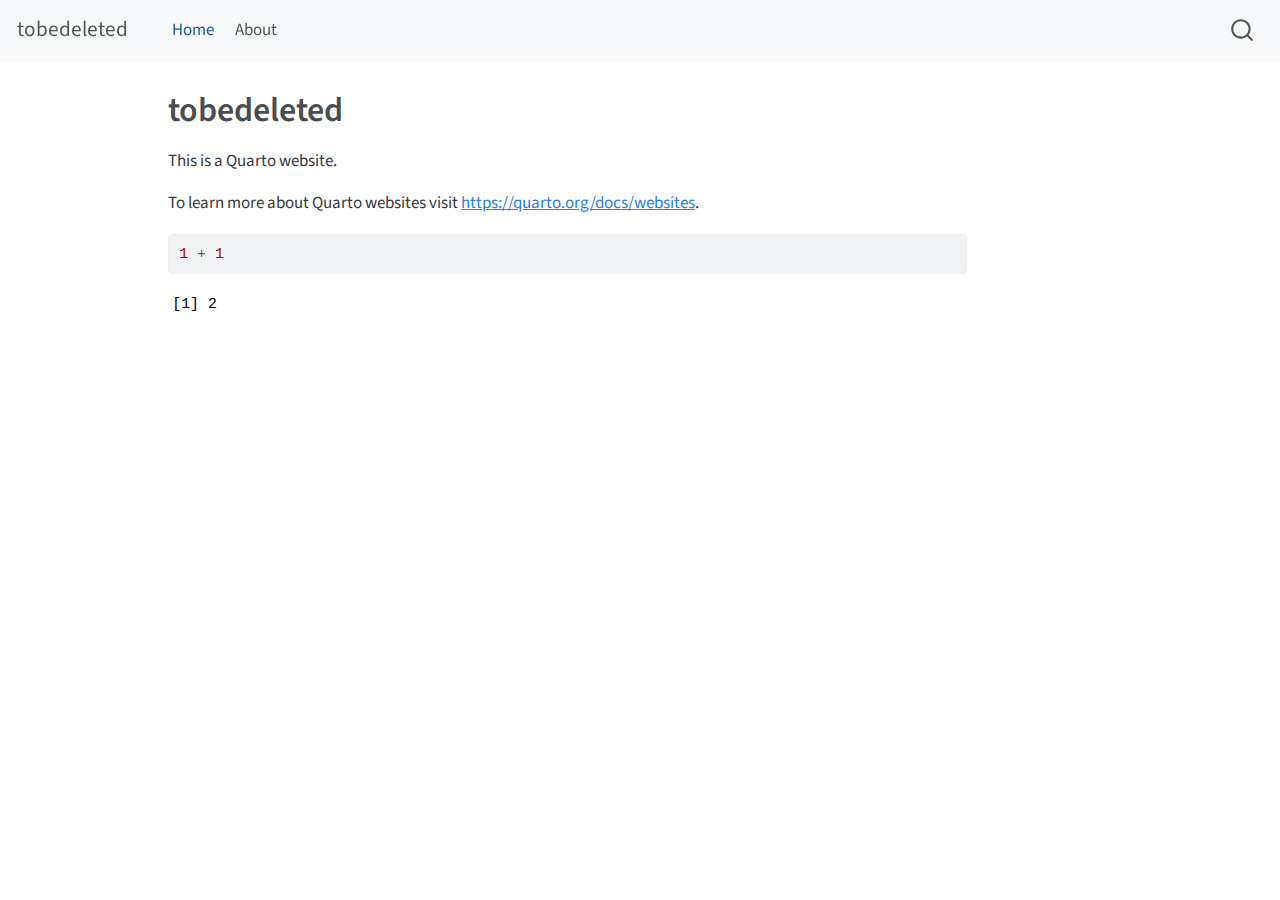
<file: docs/index.html>
<!DOCTYPE html>
<html xmlns="http://www.w3.org/1999/xhtml" lang="en" xml:lang="en"><head>

<meta charset="utf-8">
<meta name="generator" content="quarto-1.3.433">

<meta name="viewport" content="width=device-width, initial-scale=1.0, user-scalable=yes">


<title>tobedeleted</title>
<style>
code{white-space: pre-wrap;}
span.smallcaps{font-variant: small-caps;}
div.columns{display: flex; gap: min(4vw, 1.5em);}
div.column{flex: auto; overflow-x: auto;}
div.hanging-indent{margin-left: 1.5em; text-indent: -1.5em;}
ul.task-list{list-style: none;}
ul.task-list li input[type="checkbox"] {
  width: 0.8em;
  margin: 0 0.8em 0.2em -1em; /* quarto-specific, see https://github.com/quarto-dev/quarto-cli/issues/4556 */ 
  vertical-align: middle;
}
/* CSS for syntax highlighting */
pre > code.sourceCode { white-space: pre; position: relative; }
pre > code.sourceCode > span { display: inline-block; line-height: 1.25; }
pre > code.sourceCode > span:empty { height: 1.2em; }
.sourceCode { overflow: visible; }
code.sourceCode > span { color: inherit; text-decoration: inherit; }
div.sourceCode { margin: 1em 0; }
pre.sourceCode { margin: 0; }
@media screen {
div.sourceCode { overflow: auto; }
}
@media print {
pre > code.sourceCode { white-space: pre-wrap; }
pre > code.sourceCode > span { text-indent: -5em; padding-left: 5em; }
}
pre.numberSource code
  { counter-reset: source-line 0; }
pre.numberSource code > span
  { position: relative; left: -4em; counter-increment: source-line; }
pre.numberSource code > span > a:first-child::before
  { content: counter(source-line);
    position: relative; left: -1em; text-align: right; vertical-align: baseline;
    border: none; display: inline-block;
    -webkit-touch-callout: none; -webkit-user-select: none;
    -khtml-user-select: none; -moz-user-select: none;
    -ms-user-select: none; user-select: none;
    padding: 0 4px; width: 4em;
  }
pre.numberSource { margin-left: 3em;  padding-left: 4px; }
div.sourceCode
  {   }
@media screen {
pre > code.sourceCode > span > a:first-child::before { text-decoration: underline; }
}
</style>


<script src="site_libs/quarto-nav/quarto-nav.js"></script>
<script src="site_libs/quarto-nav/headroom.min.js"></script>
<script src="site_libs/clipboard/clipboard.min.js"></script>
<script src="site_libs/quarto-search/autocomplete.umd.js"></script>
<script src="site_libs/quarto-search/fuse.min.js"></script>
<script src="site_libs/quarto-search/quarto-search.js"></script>
<meta name="quarto:offset" content="./">
<script src="site_libs/quarto-html/quarto.js"></script>
<script src="site_libs/quarto-html/popper.min.js"></script>
<script src="site_libs/quarto-html/tippy.umd.min.js"></script>
<script src="site_libs/quarto-html/anchor.min.js"></script>
<link href="site_libs/quarto-html/tippy.css" rel="stylesheet">
<link href="site_libs/quarto-html/quarto-syntax-highlighting.css" rel="stylesheet" id="quarto-text-highlighting-styles">
<script src="site_libs/bootstrap/bootstrap.min.js"></script>
<link href="site_libs/bootstrap/bootstrap-icons.css" rel="stylesheet">
<link href="site_libs/bootstrap/bootstrap.min.css" rel="stylesheet" id="quarto-bootstrap" data-mode="light">
<script id="quarto-search-options" type="application/json">{
  "location": "navbar",
  "copy-button": false,
  "collapse-after": 3,
  "panel-placement": "end",
  "type": "overlay",
  "limit": 20,
  "language": {
    "search-no-results-text": "No results",
    "search-matching-documents-text": "matching documents",
    "search-copy-link-title": "Copy link to search",
    "search-hide-matches-text": "Hide additional matches",
    "search-more-match-text": "more match in this document",
    "search-more-matches-text": "more matches in this document",
    "search-clear-button-title": "Clear",
    "search-detached-cancel-button-title": "Cancel",
    "search-submit-button-title": "Submit",
    "search-label": "Search"
  }
}</script>


<link rel="stylesheet" href="styles.css">
</head>

<body class="nav-fixed">

<div id="quarto-search-results"></div>
  <header id="quarto-header" class="headroom fixed-top">
    <nav class="navbar navbar-expand-lg navbar-dark ">
      <div class="navbar-container container-fluid">
      <div class="navbar-brand-container">
    <a class="navbar-brand" href="./index.html">
    <span class="navbar-title">tobedeleted</span>
    </a>
  </div>
            <div id="quarto-search" class="" title="Search"></div>
          <button class="navbar-toggler" type="button" data-bs-toggle="collapse" data-bs-target="#navbarCollapse" aria-controls="navbarCollapse" aria-expanded="false" aria-label="Toggle navigation" onclick="if (window.quartoToggleHeadroom) { window.quartoToggleHeadroom(); }">
  <span class="navbar-toggler-icon"></span>
</button>
          <div class="collapse navbar-collapse" id="navbarCollapse">
            <ul class="navbar-nav navbar-nav-scroll me-auto">
  <li class="nav-item">
    <a class="nav-link active" href="./index.html" rel="" target="" aria-current="page">
 <span class="menu-text">Home</span></a>
  </li>  
  <li class="nav-item">
    <a class="nav-link" href="./about.html" rel="" target="">
 <span class="menu-text">About</span></a>
  </li>  
</ul>
            <div class="quarto-navbar-tools ms-auto">
</div>
          </div> <!-- /navcollapse -->
      </div> <!-- /container-fluid -->
    </nav>
</header>
<!-- content -->
<div id="quarto-content" class="quarto-container page-columns page-rows-contents page-layout-article page-navbar">
<!-- sidebar -->
<!-- margin-sidebar -->
    <div id="quarto-margin-sidebar" class="sidebar margin-sidebar">
        
    </div>
<!-- main -->
<main class="content" id="quarto-document-content">

<header id="title-block-header" class="quarto-title-block default">
<div class="quarto-title">
<h1 class="title">tobedeleted</h1>
</div>



<div class="quarto-title-meta">

    
  
    
  </div>
  

</header>

<p>This is a Quarto website.</p>
<p>To learn more about Quarto websites visit <a href="https://quarto.org/docs/websites" class="uri">https://quarto.org/docs/websites</a>.</p>
<div class="cell">
<div class="sourceCode cell-code" id="cb1"><pre class="sourceCode r code-with-copy"><code class="sourceCode r"><span id="cb1-1"><a href="#cb1-1" aria-hidden="true" tabindex="-1"></a><span class="dv">1</span> <span class="sc">+</span> <span class="dv">1</span></span></code><button title="Copy to Clipboard" class="code-copy-button"><i class="bi"></i></button></pre></div>
<div class="cell-output cell-output-stdout">
<pre><code>[1] 2</code></pre>
</div>
</div>



</main> <!-- /main -->
<script id="quarto-html-after-body" type="application/javascript">
window.document.addEventListener("DOMContentLoaded", function (event) {
  const toggleBodyColorMode = (bsSheetEl) => {
    const mode = bsSheetEl.getAttribute("data-mode");
    const bodyEl = window.document.querySelector("body");
    if (mode === "dark") {
      bodyEl.classList.add("quarto-dark");
      bodyEl.classList.remove("quarto-light");
    } else {
      bodyEl.classList.add("quarto-light");
      bodyEl.classList.remove("quarto-dark");
    }
  }
  const toggleBodyColorPrimary = () => {
    const bsSheetEl = window.document.querySelector("link#quarto-bootstrap");
    if (bsSheetEl) {
      toggleBodyColorMode(bsSheetEl);
    }
  }
  toggleBodyColorPrimary();  
  const icon = "";
  const anchorJS = new window.AnchorJS();
  anchorJS.options = {
    placement: 'right',
    icon: icon
  };
  anchorJS.add('.anchored');
  const isCodeAnnotation = (el) => {
    for (const clz of el.classList) {
      if (clz.startsWith('code-annotation-')) {                     
        return true;
      }
    }
    return false;
  }
  const clipboard = new window.ClipboardJS('.code-copy-button', {
    text: function(trigger) {
      const codeEl = trigger.previousElementSibling.cloneNode(true);
      for (const childEl of codeEl.children) {
        if (isCodeAnnotation(childEl)) {
          childEl.remove();
        }
      }
      return codeEl.innerText;
    }
  });
  clipboard.on('success', function(e) {
    // button target
    const button = e.trigger;
    // don't keep focus
    button.blur();
    // flash "checked"
    button.classList.add('code-copy-button-checked');
    var currentTitle = button.getAttribute("title");
    button.setAttribute("title", "Copied!");
    let tooltip;
    if (window.bootstrap) {
      button.setAttribute("data-bs-toggle", "tooltip");
      button.setAttribute("data-bs-placement", "left");
      button.setAttribute("data-bs-title", "Copied!");
      tooltip = new bootstrap.Tooltip(button, 
        { trigger: "manual", 
          customClass: "code-copy-button-tooltip",
          offset: [0, -8]});
      tooltip.show();    
    }
    setTimeout(function() {
      if (tooltip) {
        tooltip.hide();
        button.removeAttribute("data-bs-title");
        button.removeAttribute("data-bs-toggle");
        button.removeAttribute("data-bs-placement");
      }
      button.setAttribute("title", currentTitle);
      button.classList.remove('code-copy-button-checked');
    }, 1000);
    // clear code selection
    e.clearSelection();
  });
  function tippyHover(el, contentFn) {
    const config = {
      allowHTML: true,
      content: contentFn,
      maxWidth: 500,
      delay: 100,
      arrow: false,
      appendTo: function(el) {
          return el.parentElement;
      },
      interactive: true,
      interactiveBorder: 10,
      theme: 'quarto',
      placement: 'bottom-start'
    };
    window.tippy(el, config); 
  }
  const noterefs = window.document.querySelectorAll('a[role="doc-noteref"]');
  for (var i=0; i<noterefs.length; i++) {
    const ref = noterefs[i];
    tippyHover(ref, function() {
      // use id or data attribute instead here
      let href = ref.getAttribute('data-footnote-href') || ref.getAttribute('href');
      try { href = new URL(href).hash; } catch {}
      const id = href.replace(/^#\/?/, "");
      const note = window.document.getElementById(id);
      return note.innerHTML;
    });
  }
      let selectedAnnoteEl;
      const selectorForAnnotation = ( cell, annotation) => {
        let cellAttr = 'data-code-cell="' + cell + '"';
        let lineAttr = 'data-code-annotation="' +  annotation + '"';
        const selector = 'span[' + cellAttr + '][' + lineAttr + ']';
        return selector;
      }
      const selectCodeLines = (annoteEl) => {
        const doc = window.document;
        const targetCell = annoteEl.getAttribute("data-target-cell");
        const targetAnnotation = annoteEl.getAttribute("data-target-annotation");
        const annoteSpan = window.document.querySelector(selectorForAnnotation(targetCell, targetAnnotation));
        const lines = annoteSpan.getAttribute("data-code-lines").split(",");
        const lineIds = lines.map((line) => {
          return targetCell + "-" + line;
        })
        let top = null;
        let height = null;
        let parent = null;
        if (lineIds.length > 0) {
            //compute the position of the single el (top and bottom and make a div)
            const el = window.document.getElementById(lineIds[0]);
            top = el.offsetTop;
            height = el.offsetHeight;
            parent = el.parentElement.parentElement;
          if (lineIds.length > 1) {
            const lastEl = window.document.getElementById(lineIds[lineIds.length - 1]);
            const bottom = lastEl.offsetTop + lastEl.offsetHeight;
            height = bottom - top;
          }
          if (top !== null && height !== null && parent !== null) {
            // cook up a div (if necessary) and position it 
            let div = window.document.getElementById("code-annotation-line-highlight");
            if (div === null) {
              div = window.document.createElement("div");
              div.setAttribute("id", "code-annotation-line-highlight");
              div.style.position = 'absolute';
              parent.appendChild(div);
            }
            div.style.top = top - 2 + "px";
            div.style.height = height + 4 + "px";
            let gutterDiv = window.document.getElementById("code-annotation-line-highlight-gutter");
            if (gutterDiv === null) {
              gutterDiv = window.document.createElement("div");
              gutterDiv.setAttribute("id", "code-annotation-line-highlight-gutter");
              gutterDiv.style.position = 'absolute';
              const codeCell = window.document.getElementById(targetCell);
              const gutter = codeCell.querySelector('.code-annotation-gutter');
              gutter.appendChild(gutterDiv);
            }
            gutterDiv.style.top = top - 2 + "px";
            gutterDiv.style.height = height + 4 + "px";
          }
          selectedAnnoteEl = annoteEl;
        }
      };
      const unselectCodeLines = () => {
        const elementsIds = ["code-annotation-line-highlight", "code-annotation-line-highlight-gutter"];
        elementsIds.forEach((elId) => {
          const div = window.document.getElementById(elId);
          if (div) {
            div.remove();
          }
        });
        selectedAnnoteEl = undefined;
      };
      // Attach click handler to the DT
      const annoteDls = window.document.querySelectorAll('dt[data-target-cell]');
      for (const annoteDlNode of annoteDls) {
        annoteDlNode.addEventListener('click', (event) => {
          const clickedEl = event.target;
          if (clickedEl !== selectedAnnoteEl) {
            unselectCodeLines();
            const activeEl = window.document.querySelector('dt[data-target-cell].code-annotation-active');
            if (activeEl) {
              activeEl.classList.remove('code-annotation-active');
            }
            selectCodeLines(clickedEl);
            clickedEl.classList.add('code-annotation-active');
          } else {
            // Unselect the line
            unselectCodeLines();
            clickedEl.classList.remove('code-annotation-active');
          }
        });
      }
  const findCites = (el) => {
    const parentEl = el.parentElement;
    if (parentEl) {
      const cites = parentEl.dataset.cites;
      if (cites) {
        return {
          el,
          cites: cites.split(' ')
        };
      } else {
        return findCites(el.parentElement)
      }
    } else {
      return undefined;
    }
  };
  var bibliorefs = window.document.querySelectorAll('a[role="doc-biblioref"]');
  for (var i=0; i<bibliorefs.length; i++) {
    const ref = bibliorefs[i];
    const citeInfo = findCites(ref);
    if (citeInfo) {
      tippyHover(citeInfo.el, function() {
        var popup = window.document.createElement('div');
        citeInfo.cites.forEach(function(cite) {
          var citeDiv = window.document.createElement('div');
          citeDiv.classList.add('hanging-indent');
          citeDiv.classList.add('csl-entry');
          var biblioDiv = window.document.getElementById('ref-' + cite);
          if (biblioDiv) {
            citeDiv.innerHTML = biblioDiv.innerHTML;
          }
          popup.appendChild(citeDiv);
        });
        return popup.innerHTML;
      });
    }
  }
});
</script>
</div> <!-- /content -->



</body></html>
</file>
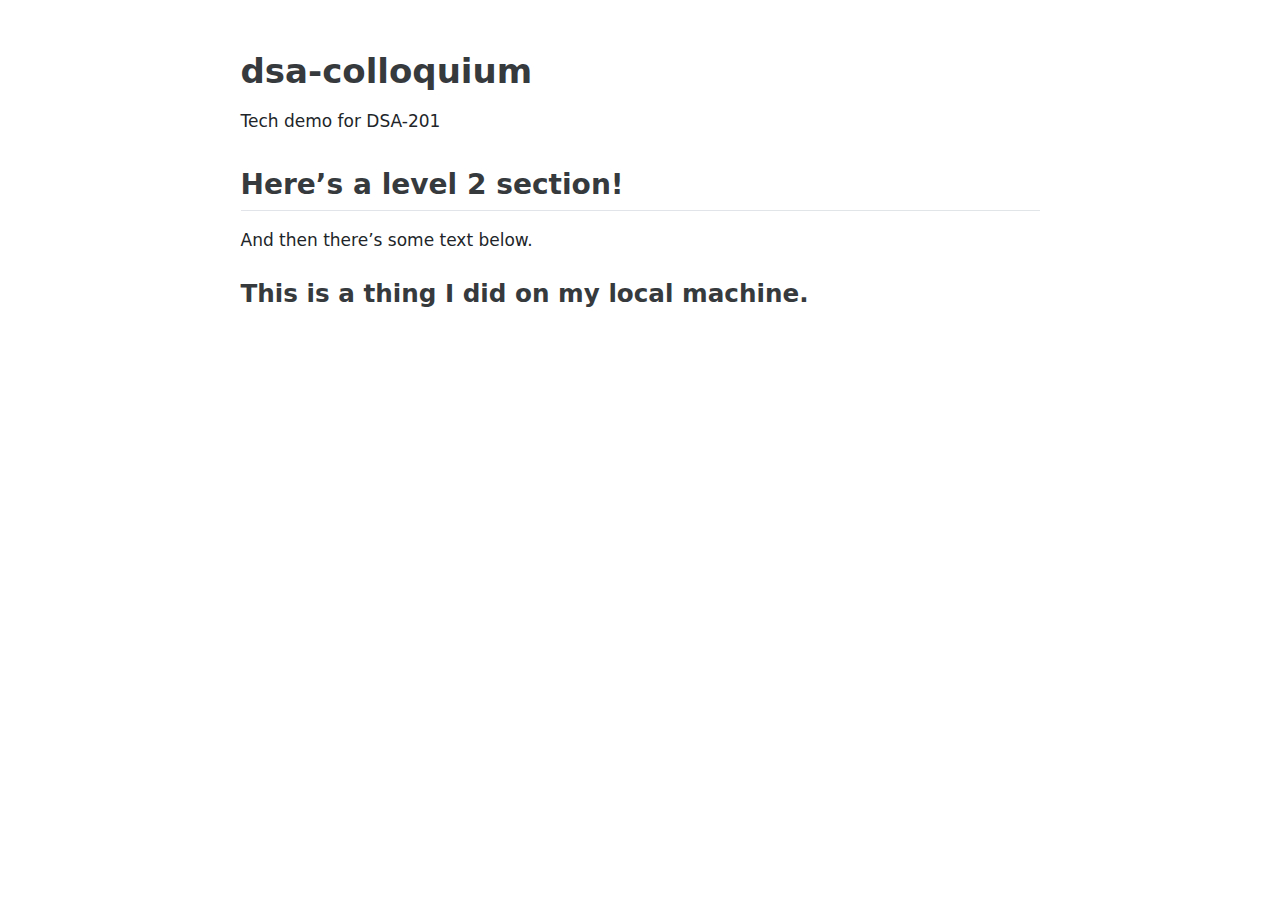
<file: README.html>
<!DOCTYPE html>
<html xmlns="http://www.w3.org/1999/xhtml" lang="en" xml:lang="en"><head>

<meta charset="utf-8">
<meta name="generator" content="quarto-1.3.433">

<meta name="viewport" content="width=device-width, initial-scale=1.0, user-scalable=yes">


<title>readme</title>
<style>
code{white-space: pre-wrap;}
span.smallcaps{font-variant: small-caps;}
div.columns{display: flex; gap: min(4vw, 1.5em);}
div.column{flex: auto; overflow-x: auto;}
div.hanging-indent{margin-left: 1.5em; text-indent: -1.5em;}
ul.task-list{list-style: none;}
ul.task-list li input[type="checkbox"] {
  width: 0.8em;
  margin: 0 0.8em 0.2em -1em; /* quarto-specific, see https://github.com/quarto-dev/quarto-cli/issues/4556 */ 
  vertical-align: middle;
}
</style>


<script src="README_files/libs/clipboard/clipboard.min.js"></script>
<script src="README_files/libs/quarto-html/quarto.js"></script>
<script src="README_files/libs/quarto-html/popper.min.js"></script>
<script src="README_files/libs/quarto-html/tippy.umd.min.js"></script>
<script src="README_files/libs/quarto-html/anchor.min.js"></script>
<link href="README_files/libs/quarto-html/tippy.css" rel="stylesheet">
<link href="README_files/libs/quarto-html/quarto-syntax-highlighting.css" rel="stylesheet" id="quarto-text-highlighting-styles">
<script src="README_files/libs/bootstrap/bootstrap.min.js"></script>
<link href="README_files/libs/bootstrap/bootstrap-icons.css" rel="stylesheet">
<link href="README_files/libs/bootstrap/bootstrap.min.css" rel="stylesheet" id="quarto-bootstrap" data-mode="light">


</head>

<body class="fullcontent">

<div id="quarto-content" class="page-columns page-rows-contents page-layout-article">

<main class="content" id="quarto-document-content">



<section id="dsa-colloquium" class="level1">
<h1>dsa-colloquium</h1>
<p>Tech demo for DSA-201</p>
<section id="heres-a-level-2-section" class="level2">
<h2 class="anchored" data-anchor-id="heres-a-level-2-section">Here’s a level 2 section!</h2>
<p>And then there’s some text below.</p>
<section id="this-is-a-thing-i-did-on-my-local-machine." class="level3">
<h3 class="anchored" data-anchor-id="this-is-a-thing-i-did-on-my-local-machine.">This is a thing I did on my local machine.</h3>
</section>
</section>
</section>

</main>
<!-- /main column -->
<script id="quarto-html-after-body" type="application/javascript">
window.document.addEventListener("DOMContentLoaded", function (event) {
  const toggleBodyColorMode = (bsSheetEl) => {
    const mode = bsSheetEl.getAttribute("data-mode");
    const bodyEl = window.document.querySelector("body");
    if (mode === "dark") {
      bodyEl.classList.add("quarto-dark");
      bodyEl.classList.remove("quarto-light");
    } else {
      bodyEl.classList.add("quarto-light");
      bodyEl.classList.remove("quarto-dark");
    }
  }
  const toggleBodyColorPrimary = () => {
    const bsSheetEl = window.document.querySelector("link#quarto-bootstrap");
    if (bsSheetEl) {
      toggleBodyColorMode(bsSheetEl);
    }
  }
  toggleBodyColorPrimary();  
  const icon = "";
  const anchorJS = new window.AnchorJS();
  anchorJS.options = {
    placement: 'right',
    icon: icon
  };
  anchorJS.add('.anchored');
  const isCodeAnnotation = (el) => {
    for (const clz of el.classList) {
      if (clz.startsWith('code-annotation-')) {                     
        return true;
      }
    }
    return false;
  }
  const clipboard = new window.ClipboardJS('.code-copy-button', {
    text: function(trigger) {
      const codeEl = trigger.previousElementSibling.cloneNode(true);
      for (const childEl of codeEl.children) {
        if (isCodeAnnotation(childEl)) {
          childEl.remove();
        }
      }
      return codeEl.innerText;
    }
  });
  clipboard.on('success', function(e) {
    // button target
    const button = e.trigger;
    // don't keep focus
    button.blur();
    // flash "checked"
    button.classList.add('code-copy-button-checked');
    var currentTitle = button.getAttribute("title");
    button.setAttribute("title", "Copied!");
    let tooltip;
    if (window.bootstrap) {
      button.setAttribute("data-bs-toggle", "tooltip");
      button.setAttribute("data-bs-placement", "left");
      button.setAttribute("data-bs-title", "Copied!");
      tooltip = new bootstrap.Tooltip(button, 
        { trigger: "manual", 
          customClass: "code-copy-button-tooltip",
          offset: [0, -8]});
      tooltip.show();    
    }
    setTimeout(function() {
      if (tooltip) {
        tooltip.hide();
        button.removeAttribute("data-bs-title");
        button.removeAttribute("data-bs-toggle");
        button.removeAttribute("data-bs-placement");
      }
      button.setAttribute("title", currentTitle);
      button.classList.remove('code-copy-button-checked');
    }, 1000);
    // clear code selection
    e.clearSelection();
  });
  function tippyHover(el, contentFn) {
    const config = {
      allowHTML: true,
      content: contentFn,
      maxWidth: 500,
      delay: 100,
      arrow: false,
      appendTo: function(el) {
          return el.parentElement;
      },
      interactive: true,
      interactiveBorder: 10,
      theme: 'quarto',
      placement: 'bottom-start'
    };
    window.tippy(el, config); 
  }
  const noterefs = window.document.querySelectorAll('a[role="doc-noteref"]');
  for (var i=0; i<noterefs.length; i++) {
    const ref = noterefs[i];
    tippyHover(ref, function() {
      // use id or data attribute instead here
      let href = ref.getAttribute('data-footnote-href') || ref.getAttribute('href');
      try { href = new URL(href).hash; } catch {}
      const id = href.replace(/^#\/?/, "");
      const note = window.document.getElementById(id);
      return note.innerHTML;
    });
  }
      let selectedAnnoteEl;
      const selectorForAnnotation = ( cell, annotation) => {
        let cellAttr = 'data-code-cell="' + cell + '"';
        let lineAttr = 'data-code-annotation="' +  annotation + '"';
        const selector = 'span[' + cellAttr + '][' + lineAttr + ']';
        return selector;
      }
      const selectCodeLines = (annoteEl) => {
        const doc = window.document;
        const targetCell = annoteEl.getAttribute("data-target-cell");
        const targetAnnotation = annoteEl.getAttribute("data-target-annotation");
        const annoteSpan = window.document.querySelector(selectorForAnnotation(targetCell, targetAnnotation));
        const lines = annoteSpan.getAttribute("data-code-lines").split(",");
        const lineIds = lines.map((line) => {
          return targetCell + "-" + line;
        })
        let top = null;
        let height = null;
        let parent = null;
        if (lineIds.length > 0) {
            //compute the position of the single el (top and bottom and make a div)
            const el = window.document.getElementById(lineIds[0]);
            top = el.offsetTop;
            height = el.offsetHeight;
            parent = el.parentElement.parentElement;
          if (lineIds.length > 1) {
            const lastEl = window.document.getElementById(lineIds[lineIds.length - 1]);
            const bottom = lastEl.offsetTop + lastEl.offsetHeight;
            height = bottom - top;
          }
          if (top !== null && height !== null && parent !== null) {
            // cook up a div (if necessary) and position it 
            let div = window.document.getElementById("code-annotation-line-highlight");
            if (div === null) {
              div = window.document.createElement("div");
              div.setAttribute("id", "code-annotation-line-highlight");
              div.style.position = 'absolute';
              parent.appendChild(div);
            }
            div.style.top = top - 2 + "px";
            div.style.height = height + 4 + "px";
            let gutterDiv = window.document.getElementById("code-annotation-line-highlight-gutter");
            if (gutterDiv === null) {
              gutterDiv = window.document.createElement("div");
              gutterDiv.setAttribute("id", "code-annotation-line-highlight-gutter");
              gutterDiv.style.position = 'absolute';
              const codeCell = window.document.getElementById(targetCell);
              const gutter = codeCell.querySelector('.code-annotation-gutter');
              gutter.appendChild(gutterDiv);
            }
            gutterDiv.style.top = top - 2 + "px";
            gutterDiv.style.height = height + 4 + "px";
          }
          selectedAnnoteEl = annoteEl;
        }
      };
      const unselectCodeLines = () => {
        const elementsIds = ["code-annotation-line-highlight", "code-annotation-line-highlight-gutter"];
        elementsIds.forEach((elId) => {
          const div = window.document.getElementById(elId);
          if (div) {
            div.remove();
          }
        });
        selectedAnnoteEl = undefined;
      };
      // Attach click handler to the DT
      const annoteDls = window.document.querySelectorAll('dt[data-target-cell]');
      for (const annoteDlNode of annoteDls) {
        annoteDlNode.addEventListener('click', (event) => {
          const clickedEl = event.target;
          if (clickedEl !== selectedAnnoteEl) {
            unselectCodeLines();
            const activeEl = window.document.querySelector('dt[data-target-cell].code-annotation-active');
            if (activeEl) {
              activeEl.classList.remove('code-annotation-active');
            }
            selectCodeLines(clickedEl);
            clickedEl.classList.add('code-annotation-active');
          } else {
            // Unselect the line
            unselectCodeLines();
            clickedEl.classList.remove('code-annotation-active');
          }
        });
      }
  const findCites = (el) => {
    const parentEl = el.parentElement;
    if (parentEl) {
      const cites = parentEl.dataset.cites;
      if (cites) {
        return {
          el,
          cites: cites.split(' ')
        };
      } else {
        return findCites(el.parentElement)
      }
    } else {
      return undefined;
    }
  };
  var bibliorefs = window.document.querySelectorAll('a[role="doc-biblioref"]');
  for (var i=0; i<bibliorefs.length; i++) {
    const ref = bibliorefs[i];
    const citeInfo = findCites(ref);
    if (citeInfo) {
      tippyHover(citeInfo.el, function() {
        var popup = window.document.createElement('div');
        citeInfo.cites.forEach(function(cite) {
          var citeDiv = window.document.createElement('div');
          citeDiv.classList.add('hanging-indent');
          citeDiv.classList.add('csl-entry');
          var biblioDiv = window.document.getElementById('ref-' + cite);
          if (biblioDiv) {
            citeDiv.innerHTML = biblioDiv.innerHTML;
          }
          popup.appendChild(citeDiv);
        });
        return popup.innerHTML;
      });
    }
  }
});
</script>
</div> <!-- /content -->



</body></html>
</file>
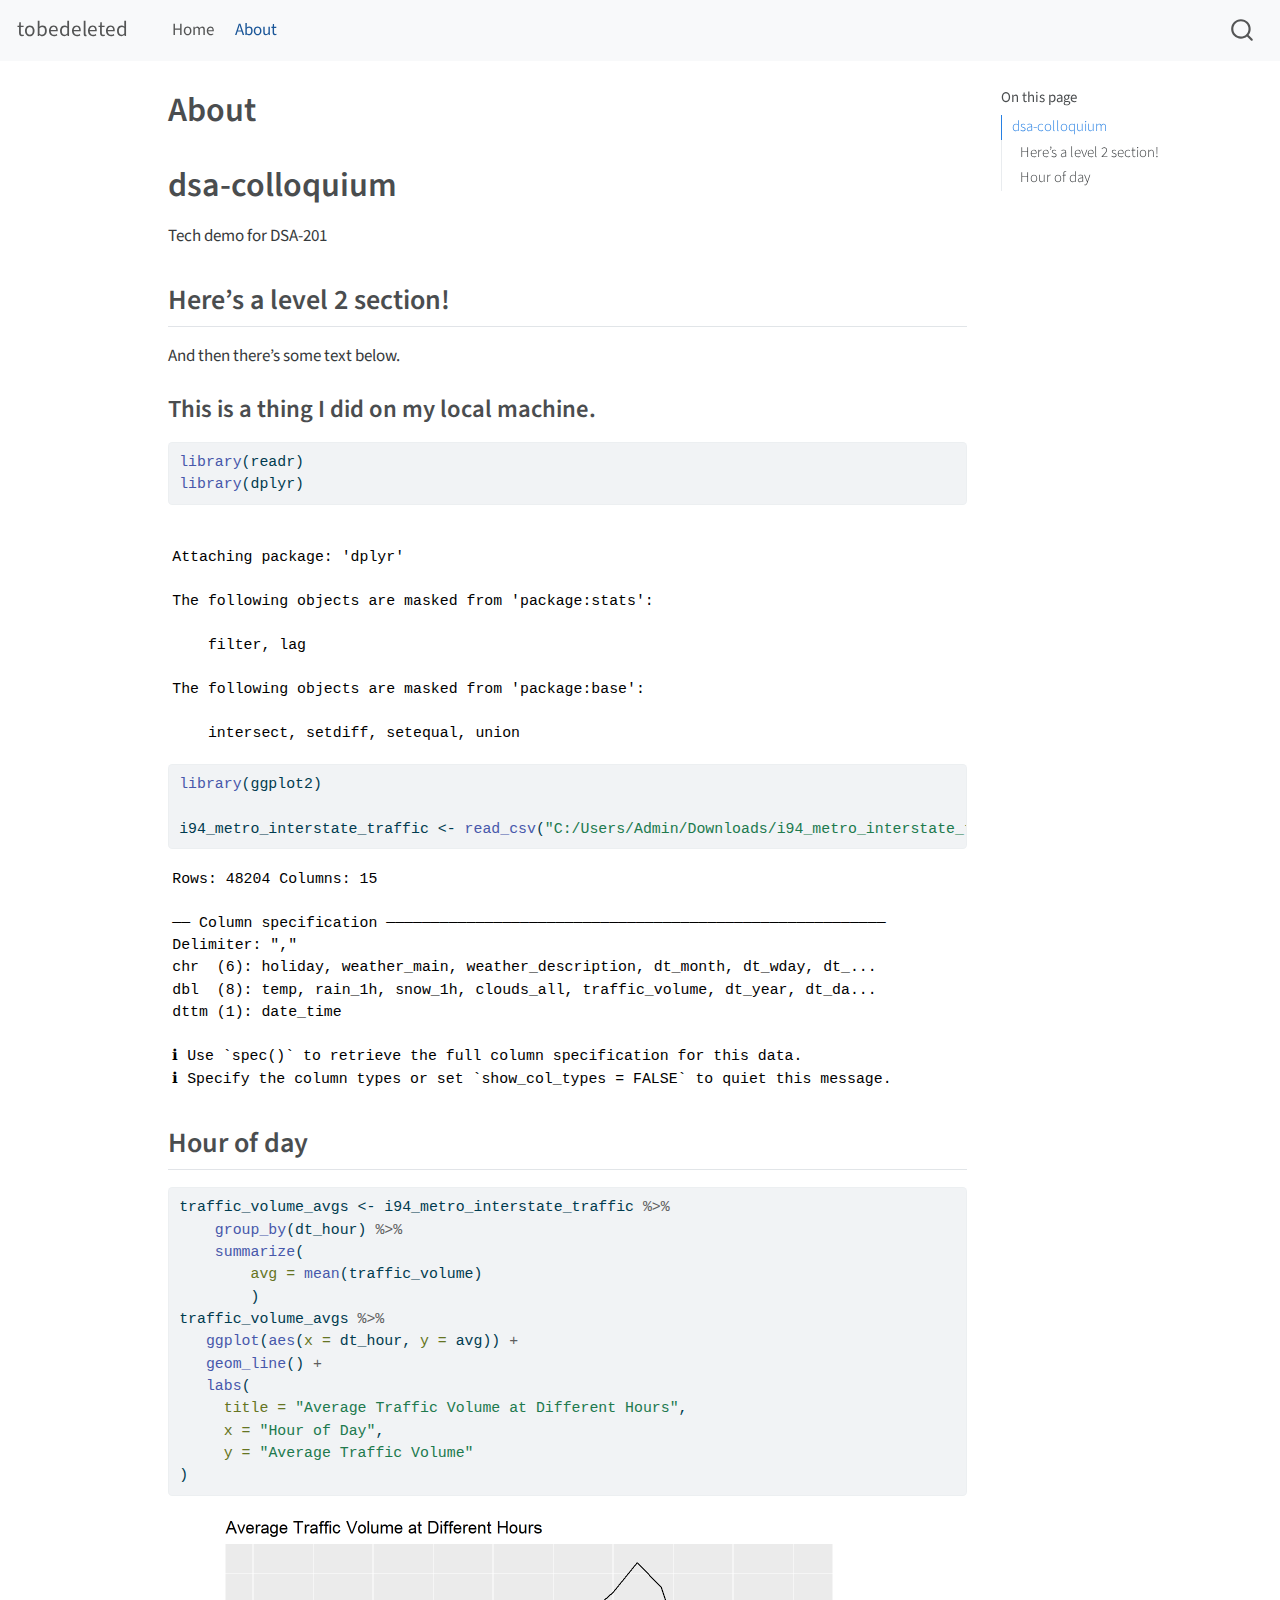
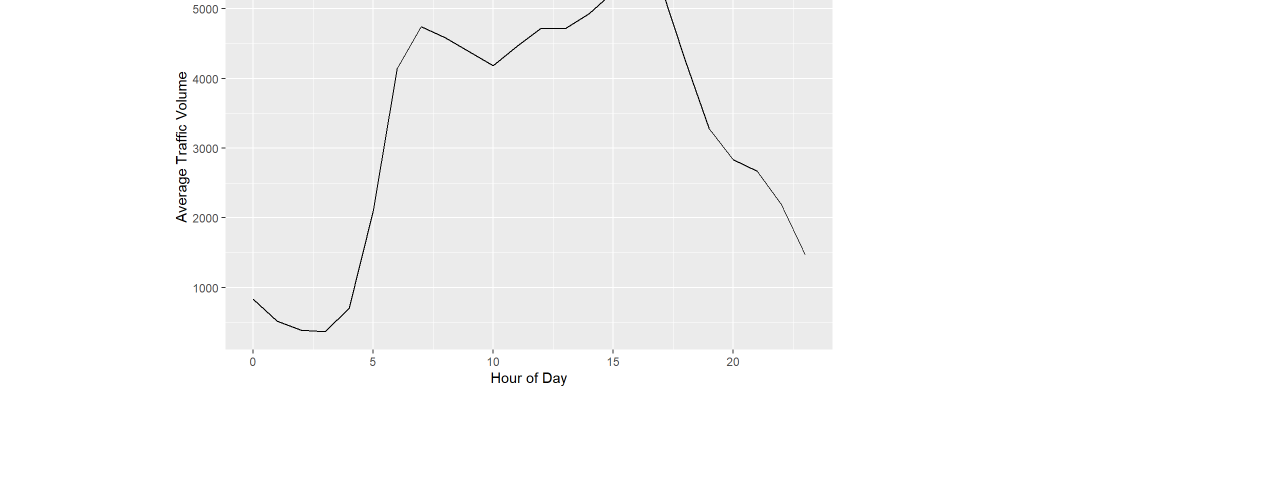
<file: docs/about.html>
<!DOCTYPE html>
<html xmlns="http://www.w3.org/1999/xhtml" lang="en" xml:lang="en"><head>

<meta charset="utf-8">
<meta name="generator" content="quarto-1.3.433">

<meta name="viewport" content="width=device-width, initial-scale=1.0, user-scalable=yes">


<title>tobedeleted - About</title>
<style>
code{white-space: pre-wrap;}
span.smallcaps{font-variant: small-caps;}
div.columns{display: flex; gap: min(4vw, 1.5em);}
div.column{flex: auto; overflow-x: auto;}
div.hanging-indent{margin-left: 1.5em; text-indent: -1.5em;}
ul.task-list{list-style: none;}
ul.task-list li input[type="checkbox"] {
  width: 0.8em;
  margin: 0 0.8em 0.2em -1em; /* quarto-specific, see https://github.com/quarto-dev/quarto-cli/issues/4556 */ 
  vertical-align: middle;
}
/* CSS for syntax highlighting */
pre > code.sourceCode { white-space: pre; position: relative; }
pre > code.sourceCode > span { display: inline-block; line-height: 1.25; }
pre > code.sourceCode > span:empty { height: 1.2em; }
.sourceCode { overflow: visible; }
code.sourceCode > span { color: inherit; text-decoration: inherit; }
div.sourceCode { margin: 1em 0; }
pre.sourceCode { margin: 0; }
@media screen {
div.sourceCode { overflow: auto; }
}
@media print {
pre > code.sourceCode { white-space: pre-wrap; }
pre > code.sourceCode > span { text-indent: -5em; padding-left: 5em; }
}
pre.numberSource code
  { counter-reset: source-line 0; }
pre.numberSource code > span
  { position: relative; left: -4em; counter-increment: source-line; }
pre.numberSource code > span > a:first-child::before
  { content: counter(source-line);
    position: relative; left: -1em; text-align: right; vertical-align: baseline;
    border: none; display: inline-block;
    -webkit-touch-callout: none; -webkit-user-select: none;
    -khtml-user-select: none; -moz-user-select: none;
    -ms-user-select: none; user-select: none;
    padding: 0 4px; width: 4em;
  }
pre.numberSource { margin-left: 3em;  padding-left: 4px; }
div.sourceCode
  {   }
@media screen {
pre > code.sourceCode > span > a:first-child::before { text-decoration: underline; }
}
</style>


<script src="site_libs/quarto-nav/quarto-nav.js"></script>
<script src="site_libs/quarto-nav/headroom.min.js"></script>
<script src="site_libs/clipboard/clipboard.min.js"></script>
<script src="site_libs/quarto-search/autocomplete.umd.js"></script>
<script src="site_libs/quarto-search/fuse.min.js"></script>
<script src="site_libs/quarto-search/quarto-search.js"></script>
<meta name="quarto:offset" content="./">
<script src="site_libs/quarto-html/quarto.js"></script>
<script src="site_libs/quarto-html/popper.min.js"></script>
<script src="site_libs/quarto-html/tippy.umd.min.js"></script>
<script src="site_libs/quarto-html/anchor.min.js"></script>
<link href="site_libs/quarto-html/tippy.css" rel="stylesheet">
<link href="site_libs/quarto-html/quarto-syntax-highlighting.css" rel="stylesheet" id="quarto-text-highlighting-styles">
<script src="site_libs/bootstrap/bootstrap.min.js"></script>
<link href="site_libs/bootstrap/bootstrap-icons.css" rel="stylesheet">
<link href="site_libs/bootstrap/bootstrap.min.css" rel="stylesheet" id="quarto-bootstrap" data-mode="light">
<script id="quarto-search-options" type="application/json">{
  "location": "navbar",
  "copy-button": false,
  "collapse-after": 3,
  "panel-placement": "end",
  "type": "overlay",
  "limit": 20,
  "language": {
    "search-no-results-text": "No results",
    "search-matching-documents-text": "matching documents",
    "search-copy-link-title": "Copy link to search",
    "search-hide-matches-text": "Hide additional matches",
    "search-more-match-text": "more match in this document",
    "search-more-matches-text": "more matches in this document",
    "search-clear-button-title": "Clear",
    "search-detached-cancel-button-title": "Cancel",
    "search-submit-button-title": "Submit",
    "search-label": "Search"
  }
}</script>


<link rel="stylesheet" href="styles.css">
</head>

<body class="nav-fixed">

<div id="quarto-search-results"></div>
  <header id="quarto-header" class="headroom fixed-top">
    <nav class="navbar navbar-expand-lg navbar-dark ">
      <div class="navbar-container container-fluid">
      <div class="navbar-brand-container">
    <a class="navbar-brand" href="./index.html">
    <span class="navbar-title">tobedeleted</span>
    </a>
  </div>
            <div id="quarto-search" class="" title="Search"></div>
          <button class="navbar-toggler" type="button" data-bs-toggle="collapse" data-bs-target="#navbarCollapse" aria-controls="navbarCollapse" aria-expanded="false" aria-label="Toggle navigation" onclick="if (window.quartoToggleHeadroom) { window.quartoToggleHeadroom(); }">
  <span class="navbar-toggler-icon"></span>
</button>
          <div class="collapse navbar-collapse" id="navbarCollapse">
            <ul class="navbar-nav navbar-nav-scroll me-auto">
  <li class="nav-item">
    <a class="nav-link" href="./index.html" rel="" target="">
 <span class="menu-text">Home</span></a>
  </li>  
  <li class="nav-item">
    <a class="nav-link active" href="./about.html" rel="" target="" aria-current="page">
 <span class="menu-text">About</span></a>
  </li>  
</ul>
            <div class="quarto-navbar-tools ms-auto">
</div>
          </div> <!-- /navcollapse -->
      </div> <!-- /container-fluid -->
    </nav>
</header>
<!-- content -->
<div id="quarto-content" class="quarto-container page-columns page-rows-contents page-layout-article page-navbar">
<!-- sidebar -->
<!-- margin-sidebar -->
    <div id="quarto-margin-sidebar" class="sidebar margin-sidebar">
        <nav id="TOC" role="doc-toc" class="toc-active">
    <h2 id="toc-title">On this page</h2>
   
  <ul>
  <li><a href="#dsa-colloquium" id="toc-dsa-colloquium" class="nav-link active" data-scroll-target="#dsa-colloquium">dsa-colloquium</a>
  <ul class="collapse">
  <li><a href="#heres-a-level-2-section" id="toc-heres-a-level-2-section" class="nav-link" data-scroll-target="#heres-a-level-2-section">Here’s a level 2 section!</a>
  <ul class="collapse">
  <li><a href="#this-is-a-thing-i-did-on-my-local-machine." id="toc-this-is-a-thing-i-did-on-my-local-machine." class="nav-link" data-scroll-target="#this-is-a-thing-i-did-on-my-local-machine.">This is a thing I did on my local machine.</a></li>
  </ul></li>
  <li><a href="#hour-of-day" id="toc-hour-of-day" class="nav-link" data-scroll-target="#hour-of-day">Hour of day</a></li>
  </ul></li>
  </ul>
</nav>
    </div>
<!-- main -->
<main class="content" id="quarto-document-content">

<header id="title-block-header" class="quarto-title-block default">
<div class="quarto-title">
<h1 class="title">About</h1>
</div>



<div class="quarto-title-meta">

    
  
    
  </div>
  

</header>

<section id="dsa-colloquium" class="level1">
<h1>dsa-colloquium</h1>
<p>Tech demo for DSA-201</p>
<section id="heres-a-level-2-section" class="level2">
<h2 class="anchored" data-anchor-id="heres-a-level-2-section">Here’s a level 2 section!</h2>
<p>And then there’s some text below.</p>
<section id="this-is-a-thing-i-did-on-my-local-machine." class="level3">
<h3 class="anchored" data-anchor-id="this-is-a-thing-i-did-on-my-local-machine.">This is a thing I did on my local machine.</h3>
<div class="cell">
<div class="sourceCode cell-code" id="cb1"><pre class="sourceCode r code-with-copy"><code class="sourceCode r"><span id="cb1-1"><a href="#cb1-1" aria-hidden="true" tabindex="-1"></a><span class="fu">library</span>(readr)</span>
<span id="cb1-2"><a href="#cb1-2" aria-hidden="true" tabindex="-1"></a><span class="fu">library</span>(dplyr)</span></code><button title="Copy to Clipboard" class="code-copy-button"><i class="bi"></i></button></pre></div>
<div class="cell-output cell-output-stderr">
<pre><code>
Attaching package: 'dplyr'</code></pre>
</div>
<div class="cell-output cell-output-stderr">
<pre><code>The following objects are masked from 'package:stats':

    filter, lag</code></pre>
</div>
<div class="cell-output cell-output-stderr">
<pre><code>The following objects are masked from 'package:base':

    intersect, setdiff, setequal, union</code></pre>
</div>
<div class="sourceCode cell-code" id="cb5"><pre class="sourceCode r code-with-copy"><code class="sourceCode r"><span id="cb5-1"><a href="#cb5-1" aria-hidden="true" tabindex="-1"></a><span class="fu">library</span>(ggplot2)</span>
<span id="cb5-2"><a href="#cb5-2" aria-hidden="true" tabindex="-1"></a></span>
<span id="cb5-3"><a href="#cb5-3" aria-hidden="true" tabindex="-1"></a>i94_metro_interstate_traffic <span class="ot">&lt;-</span> <span class="fu">read_csv</span>(<span class="st">"C:/Users/Admin/Downloads/i94_metro_interstate_traffic.csv"</span>)</span></code><button title="Copy to Clipboard" class="code-copy-button"><i class="bi"></i></button></pre></div>
<div class="cell-output cell-output-stderr">
<pre><code>Rows: 48204 Columns: 15</code></pre>
</div>
<div class="cell-output cell-output-stderr">
<pre><code>── Column specification ────────────────────────────────────────────────────────
Delimiter: ","
chr  (6): holiday, weather_main, weather_description, dt_month, dt_wday, dt_...
dbl  (8): temp, rain_1h, snow_1h, clouds_all, traffic_volume, dt_year, dt_da...
dttm (1): date_time

ℹ Use `spec()` to retrieve the full column specification for this data.
ℹ Specify the column types or set `show_col_types = FALSE` to quiet this message.</code></pre>
</div>
</div>
</section>
</section>
<section id="hour-of-day" class="level2">
<h2 class="anchored" data-anchor-id="hour-of-day">Hour of day</h2>
<div class="cell">
<div class="sourceCode cell-code" id="cb8"><pre class="sourceCode r code-with-copy"><code class="sourceCode r"><span id="cb8-1"><a href="#cb8-1" aria-hidden="true" tabindex="-1"></a>traffic_volume_avgs <span class="ot">&lt;-</span> i94_metro_interstate_traffic <span class="sc">%&gt;%</span> </span>
<span id="cb8-2"><a href="#cb8-2" aria-hidden="true" tabindex="-1"></a>    <span class="fu">group_by</span>(dt_hour) <span class="sc">%&gt;%</span></span>
<span id="cb8-3"><a href="#cb8-3" aria-hidden="true" tabindex="-1"></a>    <span class="fu">summarize</span>(</span>
<span id="cb8-4"><a href="#cb8-4" aria-hidden="true" tabindex="-1"></a>        <span class="at">avg =</span> <span class="fu">mean</span>(traffic_volume)</span>
<span id="cb8-5"><a href="#cb8-5" aria-hidden="true" tabindex="-1"></a>        )</span>
<span id="cb8-6"><a href="#cb8-6" aria-hidden="true" tabindex="-1"></a>traffic_volume_avgs <span class="sc">%&gt;%</span></span>
<span id="cb8-7"><a href="#cb8-7" aria-hidden="true" tabindex="-1"></a>   <span class="fu">ggplot</span>(<span class="fu">aes</span>(<span class="at">x =</span> dt_hour, <span class="at">y =</span> avg)) <span class="sc">+</span></span>
<span id="cb8-8"><a href="#cb8-8" aria-hidden="true" tabindex="-1"></a>   <span class="fu">geom_line</span>() <span class="sc">+</span></span>
<span id="cb8-9"><a href="#cb8-9" aria-hidden="true" tabindex="-1"></a>   <span class="fu">labs</span>(</span>
<span id="cb8-10"><a href="#cb8-10" aria-hidden="true" tabindex="-1"></a>     <span class="at">title =</span> <span class="st">"Average Traffic Volume at Different Hours"</span>,</span>
<span id="cb8-11"><a href="#cb8-11" aria-hidden="true" tabindex="-1"></a>     <span class="at">x =</span> <span class="st">"Hour of Day"</span>,</span>
<span id="cb8-12"><a href="#cb8-12" aria-hidden="true" tabindex="-1"></a>     <span class="at">y =</span> <span class="st">"Average Traffic Volume"</span></span>
<span id="cb8-13"><a href="#cb8-13" aria-hidden="true" tabindex="-1"></a>)</span></code><button title="Copy to Clipboard" class="code-copy-button"><i class="bi"></i></button></pre></div>
<div class="cell-output-display">
<p><img src="about_files/figure-html/unnamed-chunk-2-1.png" class="img-fluid" width="672"></p>
</div>
</div>


</section>
</section>

</main> <!-- /main -->
<script id="quarto-html-after-body" type="application/javascript">
window.document.addEventListener("DOMContentLoaded", function (event) {
  const toggleBodyColorMode = (bsSheetEl) => {
    const mode = bsSheetEl.getAttribute("data-mode");
    const bodyEl = window.document.querySelector("body");
    if (mode === "dark") {
      bodyEl.classList.add("quarto-dark");
      bodyEl.classList.remove("quarto-light");
    } else {
      bodyEl.classList.add("quarto-light");
      bodyEl.classList.remove("quarto-dark");
    }
  }
  const toggleBodyColorPrimary = () => {
    const bsSheetEl = window.document.querySelector("link#quarto-bootstrap");
    if (bsSheetEl) {
      toggleBodyColorMode(bsSheetEl);
    }
  }
  toggleBodyColorPrimary();  
  const icon = "";
  const anchorJS = new window.AnchorJS();
  anchorJS.options = {
    placement: 'right',
    icon: icon
  };
  anchorJS.add('.anchored');
  const isCodeAnnotation = (el) => {
    for (const clz of el.classList) {
      if (clz.startsWith('code-annotation-')) {                     
        return true;
      }
    }
    return false;
  }
  const clipboard = new window.ClipboardJS('.code-copy-button', {
    text: function(trigger) {
      const codeEl = trigger.previousElementSibling.cloneNode(true);
      for (const childEl of codeEl.children) {
        if (isCodeAnnotation(childEl)) {
          childEl.remove();
        }
      }
      return codeEl.innerText;
    }
  });
  clipboard.on('success', function(e) {
    // button target
    const button = e.trigger;
    // don't keep focus
    button.blur();
    // flash "checked"
    button.classList.add('code-copy-button-checked');
    var currentTitle = button.getAttribute("title");
    button.setAttribute("title", "Copied!");
    let tooltip;
    if (window.bootstrap) {
      button.setAttribute("data-bs-toggle", "tooltip");
      button.setAttribute("data-bs-placement", "left");
      button.setAttribute("data-bs-title", "Copied!");
      tooltip = new bootstrap.Tooltip(button, 
        { trigger: "manual", 
          customClass: "code-copy-button-tooltip",
          offset: [0, -8]});
      tooltip.show();    
    }
    setTimeout(function() {
      if (tooltip) {
        tooltip.hide();
        button.removeAttribute("data-bs-title");
        button.removeAttribute("data-bs-toggle");
        button.removeAttribute("data-bs-placement");
      }
      button.setAttribute("title", currentTitle);
      button.classList.remove('code-copy-button-checked');
    }, 1000);
    // clear code selection
    e.clearSelection();
  });
  function tippyHover(el, contentFn) {
    const config = {
      allowHTML: true,
      content: contentFn,
      maxWidth: 500,
      delay: 100,
      arrow: false,
      appendTo: function(el) {
          return el.parentElement;
      },
      interactive: true,
      interactiveBorder: 10,
      theme: 'quarto',
      placement: 'bottom-start'
    };
    window.tippy(el, config); 
  }
  const noterefs = window.document.querySelectorAll('a[role="doc-noteref"]');
  for (var i=0; i<noterefs.length; i++) {
    const ref = noterefs[i];
    tippyHover(ref, function() {
      // use id or data attribute instead here
      let href = ref.getAttribute('data-footnote-href') || ref.getAttribute('href');
      try { href = new URL(href).hash; } catch {}
      const id = href.replace(/^#\/?/, "");
      const note = window.document.getElementById(id);
      return note.innerHTML;
    });
  }
      let selectedAnnoteEl;
      const selectorForAnnotation = ( cell, annotation) => {
        let cellAttr = 'data-code-cell="' + cell + '"';
        let lineAttr = 'data-code-annotation="' +  annotation + '"';
        const selector = 'span[' + cellAttr + '][' + lineAttr + ']';
        return selector;
      }
      const selectCodeLines = (annoteEl) => {
        const doc = window.document;
        const targetCell = annoteEl.getAttribute("data-target-cell");
        const targetAnnotation = annoteEl.getAttribute("data-target-annotation");
        const annoteSpan = window.document.querySelector(selectorForAnnotation(targetCell, targetAnnotation));
        const lines = annoteSpan.getAttribute("data-code-lines").split(",");
        const lineIds = lines.map((line) => {
          return targetCell + "-" + line;
        })
        let top = null;
        let height = null;
        let parent = null;
        if (lineIds.length > 0) {
            //compute the position of the single el (top and bottom and make a div)
            const el = window.document.getElementById(lineIds[0]);
            top = el.offsetTop;
            height = el.offsetHeight;
            parent = el.parentElement.parentElement;
          if (lineIds.length > 1) {
            const lastEl = window.document.getElementById(lineIds[lineIds.length - 1]);
            const bottom = lastEl.offsetTop + lastEl.offsetHeight;
            height = bottom - top;
          }
          if (top !== null && height !== null && parent !== null) {
            // cook up a div (if necessary) and position it 
            let div = window.document.getElementById("code-annotation-line-highlight");
            if (div === null) {
              div = window.document.createElement("div");
              div.setAttribute("id", "code-annotation-line-highlight");
              div.style.position = 'absolute';
              parent.appendChild(div);
            }
            div.style.top = top - 2 + "px";
            div.style.height = height + 4 + "px";
            let gutterDiv = window.document.getElementById("code-annotation-line-highlight-gutter");
            if (gutterDiv === null) {
              gutterDiv = window.document.createElement("div");
              gutterDiv.setAttribute("id", "code-annotation-line-highlight-gutter");
              gutterDiv.style.position = 'absolute';
              const codeCell = window.document.getElementById(targetCell);
              const gutter = codeCell.querySelector('.code-annotation-gutter');
              gutter.appendChild(gutterDiv);
            }
            gutterDiv.style.top = top - 2 + "px";
            gutterDiv.style.height = height + 4 + "px";
          }
          selectedAnnoteEl = annoteEl;
        }
      };
      const unselectCodeLines = () => {
        const elementsIds = ["code-annotation-line-highlight", "code-annotation-line-highlight-gutter"];
        elementsIds.forEach((elId) => {
          const div = window.document.getElementById(elId);
          if (div) {
            div.remove();
          }
        });
        selectedAnnoteEl = undefined;
      };
      // Attach click handler to the DT
      const annoteDls = window.document.querySelectorAll('dt[data-target-cell]');
      for (const annoteDlNode of annoteDls) {
        annoteDlNode.addEventListener('click', (event) => {
          const clickedEl = event.target;
          if (clickedEl !== selectedAnnoteEl) {
            unselectCodeLines();
            const activeEl = window.document.querySelector('dt[data-target-cell].code-annotation-active');
            if (activeEl) {
              activeEl.classList.remove('code-annotation-active');
            }
            selectCodeLines(clickedEl);
            clickedEl.classList.add('code-annotation-active');
          } else {
            // Unselect the line
            unselectCodeLines();
            clickedEl.classList.remove('code-annotation-active');
          }
        });
      }
  const findCites = (el) => {
    const parentEl = el.parentElement;
    if (parentEl) {
      const cites = parentEl.dataset.cites;
      if (cites) {
        return {
          el,
          cites: cites.split(' ')
        };
      } else {
        return findCites(el.parentElement)
      }
    } else {
      return undefined;
    }
  };
  var bibliorefs = window.document.querySelectorAll('a[role="doc-biblioref"]');
  for (var i=0; i<bibliorefs.length; i++) {
    const ref = bibliorefs[i];
    const citeInfo = findCites(ref);
    if (citeInfo) {
      tippyHover(citeInfo.el, function() {
        var popup = window.document.createElement('div');
        citeInfo.cites.forEach(function(cite) {
          var citeDiv = window.document.createElement('div');
          citeDiv.classList.add('hanging-indent');
          citeDiv.classList.add('csl-entry');
          var biblioDiv = window.document.getElementById('ref-' + cite);
          if (biblioDiv) {
            citeDiv.innerHTML = biblioDiv.innerHTML;
          }
          popup.appendChild(citeDiv);
        });
        return popup.innerHTML;
      });
    }
  }
});
</script>
</div> <!-- /content -->



</body></html>
</file>
<file: docs/site_libs/quarto-html/tippy.css>
.tippy-box[data-animation=fade][data-state=hidden]{opacity:0}[data-tippy-root]{max-width:calc(100vw - 10px)}.tippy-box{position:relative;background-color:#333;color:#fff;border-radius:4px;font-size:14px;line-height:1.4;white-space:normal;outline:0;transition-property:transform,visibility,opacity}.tippy-box[data-placement^=top]>.tippy-arrow{bottom:0}.tippy-box[data-placement^=top]>.tippy-arrow:before{bottom:-7px;left:0;border-width:8px 8px 0;border-top-color:initial;transform-origin:center top}.tippy-box[data-placement^=bottom]>.tippy-arrow{top:0}.tippy-box[data-placement^=bottom]>.tippy-arrow:before{top:-7px;left:0;border-width:0 8px 8px;border-bottom-color:initial;transform-origin:center bottom}.tippy-box[data-placement^=left]>.tippy-arrow{right:0}.tippy-box[data-placement^=left]>.tippy-arrow:before{border-width:8px 0 8px 8px;border-left-color:initial;right:-7px;transform-origin:center left}.tippy-box[data-placement^=right]>.tippy-arrow{left:0}.tippy-box[data-placement^=right]>.tippy-arrow:before{left:-7px;border-width:8px 8px 8px 0;border-right-color:initial;transform-origin:center right}.tippy-box[data-inertia][data-state=visible]{transition-timing-function:cubic-bezier(.54,1.5,.38,1.11)}.tippy-arrow{width:16px;height:16px;color:#333}.tippy-arrow:before{content:"";position:absolute;border-color:transparent;border-style:solid}.tippy-content{position:relative;padding:5px 9px;z-index:1}
</file>
<file: docs/site_libs/quarto-html/quarto-syntax-highlighting.css>
/* quarto syntax highlight colors */
:root {
  --quarto-hl-ot-color: #003B4F;
  --quarto-hl-at-color: #657422;
  --quarto-hl-ss-color: #20794D;
  --quarto-hl-an-color: #5E5E5E;
  --quarto-hl-fu-color: #4758AB;
  --quarto-hl-st-color: #20794D;
  --quarto-hl-cf-color: #003B4F;
  --quarto-hl-op-color: #5E5E5E;
  --quarto-hl-er-color: #AD0000;
  --quarto-hl-bn-color: #AD0000;
  --quarto-hl-al-color: #AD0000;
  --quarto-hl-va-color: #111111;
  --quarto-hl-bu-color: inherit;
  --quarto-hl-ex-color: inherit;
  --quarto-hl-pp-color: #AD0000;
  --quarto-hl-in-color: #5E5E5E;
  --quarto-hl-vs-color: #20794D;
  --quarto-hl-wa-color: #5E5E5E;
  --quarto-hl-do-color: #5E5E5E;
  --quarto-hl-im-color: #00769E;
  --quarto-hl-ch-color: #20794D;
  --quarto-hl-dt-color: #AD0000;
  --quarto-hl-fl-color: #AD0000;
  --quarto-hl-co-color: #5E5E5E;
  --quarto-hl-cv-color: #5E5E5E;
  --quarto-hl-cn-color: #8f5902;
  --quarto-hl-sc-color: #5E5E5E;
  --quarto-hl-dv-color: #AD0000;
  --quarto-hl-kw-color: #003B4F;
}

/* other quarto variables */
:root {
  --quarto-font-monospace: SFMono-Regular, Menlo, Monaco, Consolas, "Liberation Mono", "Courier New", monospace;
}

pre > code.sourceCode > span {
  color: #003B4F;
}

code span {
  color: #003B4F;
}

code.sourceCode > span {
  color: #003B4F;
}

div.sourceCode,
div.sourceCode pre.sourceCode {
  color: #003B4F;
}

code span.ot {
  color: #003B4F;
  font-style: inherit;
}

code span.at {
  color: #657422;
  font-style: inherit;
}

code span.ss {
  color: #20794D;
  font-style: inherit;
}

code span.an {
  color: #5E5E5E;
  font-style: inherit;
}

code span.fu {
  color: #4758AB;
  font-style: inherit;
}

code span.st {
  color: #20794D;
  font-style: inherit;
}

code span.cf {
  color: #003B4F;
  font-style: inherit;
}

code span.op {
  color: #5E5E5E;
  font-style: inherit;
}

code span.er {
  color: #AD0000;
  font-style: inherit;
}

code span.bn {
  color: #AD0000;
  font-style: inherit;
}

code span.al {
  color: #AD0000;
  font-style: inherit;
}

code span.va {
  color: #111111;
  font-style: inherit;
}

code span.bu {
  font-style: inherit;
}

code span.ex {
  font-style: inherit;
}

code span.pp {
  color: #AD0000;
  font-style: inherit;
}

code span.in {
  color: #5E5E5E;
  font-style: inherit;
}

code span.vs {
  color: #20794D;
  font-style: inherit;
}

code span.wa {
  color: #5E5E5E;
  font-style: italic;
}

code span.do {
  color: #5E5E5E;
  font-style: italic;
}

code span.im {
  color: #00769E;
  font-style: inherit;
}

code span.ch {
  color: #20794D;
  font-style: inherit;
}

code span.dt {
  color: #AD0000;
  font-style: inherit;
}

code span.fl {
  color: #AD0000;
  font-style: inherit;
}

code span.co {
  color: #5E5E5E;
  font-style: inherit;
}

code span.cv {
  color: #5E5E5E;
  font-style: italic;
}

code span.cn {
  color: #8f5902;
  font-style: inherit;
}

code span.sc {
  color: #5E5E5E;
  font-style: inherit;
}

code span.dv {
  color: #AD0000;
  font-style: inherit;
}

code span.kw {
  color: #003B4F;
  font-style: inherit;
}

.prevent-inlining {
  content: "</";
}

/*# sourceMappingURL=debc5d5d77c3f9108843748ff7464032.css.map */
</file>
<file: docs/styles.css>
/* css styles */
</file>
<file: README_files/libs/quarto-html/tippy.css>
.tippy-box[data-animation=fade][data-state=hidden]{opacity:0}[data-tippy-root]{max-width:calc(100vw - 10px)}.tippy-box{position:relative;background-color:#333;color:#fff;border-radius:4px;font-size:14px;line-height:1.4;white-space:normal;outline:0;transition-property:transform,visibility,opacity}.tippy-box[data-placement^=top]>.tippy-arrow{bottom:0}.tippy-box[data-placement^=top]>.tippy-arrow:before{bottom:-7px;left:0;border-width:8px 8px 0;border-top-color:initial;transform-origin:center top}.tippy-box[data-placement^=bottom]>.tippy-arrow{top:0}.tippy-box[data-placement^=bottom]>.tippy-arrow:before{top:-7px;left:0;border-width:0 8px 8px;border-bottom-color:initial;transform-origin:center bottom}.tippy-box[data-placement^=left]>.tippy-arrow{right:0}.tippy-box[data-placement^=left]>.tippy-arrow:before{border-width:8px 0 8px 8px;border-left-color:initial;right:-7px;transform-origin:center left}.tippy-box[data-placement^=right]>.tippy-arrow{left:0}.tippy-box[data-placement^=right]>.tippy-arrow:before{left:-7px;border-width:8px 8px 8px 0;border-right-color:initial;transform-origin:center right}.tippy-box[data-inertia][data-state=visible]{transition-timing-function:cubic-bezier(.54,1.5,.38,1.11)}.tippy-arrow{width:16px;height:16px;color:#333}.tippy-arrow:before{content:"";position:absolute;border-color:transparent;border-style:solid}.tippy-content{position:relative;padding:5px 9px;z-index:1}
</file>
<file: README_files/libs/quarto-html/quarto-syntax-highlighting.css>
/* quarto syntax highlight colors */
:root {
  --quarto-hl-ot-color: #003B4F;
  --quarto-hl-at-color: #657422;
  --quarto-hl-ss-color: #20794D;
  --quarto-hl-an-color: #5E5E5E;
  --quarto-hl-fu-color: #4758AB;
  --quarto-hl-st-color: #20794D;
  --quarto-hl-cf-color: #003B4F;
  --quarto-hl-op-color: #5E5E5E;
  --quarto-hl-er-color: #AD0000;
  --quarto-hl-bn-color: #AD0000;
  --quarto-hl-al-color: #AD0000;
  --quarto-hl-va-color: #111111;
  --quarto-hl-bu-color: inherit;
  --quarto-hl-ex-color: inherit;
  --quarto-hl-pp-color: #AD0000;
  --quarto-hl-in-color: #5E5E5E;
  --quarto-hl-vs-color: #20794D;
  --quarto-hl-wa-color: #5E5E5E;
  --quarto-hl-do-color: #5E5E5E;
  --quarto-hl-im-color: #00769E;
  --quarto-hl-ch-color: #20794D;
  --quarto-hl-dt-color: #AD0000;
  --quarto-hl-fl-color: #AD0000;
  --quarto-hl-co-color: #5E5E5E;
  --quarto-hl-cv-color: #5E5E5E;
  --quarto-hl-cn-color: #8f5902;
  --quarto-hl-sc-color: #5E5E5E;
  --quarto-hl-dv-color: #AD0000;
  --quarto-hl-kw-color: #003B4F;
}

/* other quarto variables */
:root {
  --quarto-font-monospace: SFMono-Regular, Menlo, Monaco, Consolas, "Liberation Mono", "Courier New", monospace;
}

pre > code.sourceCode > span {
  color: #003B4F;
}

code span {
  color: #003B4F;
}

code.sourceCode > span {
  color: #003B4F;
}

div.sourceCode,
div.sourceCode pre.sourceCode {
  color: #003B4F;
}

code span.ot {
  color: #003B4F;
  font-style: inherit;
}

code span.at {
  color: #657422;
  font-style: inherit;
}

code span.ss {
  color: #20794D;
  font-style: inherit;
}

code span.an {
  color: #5E5E5E;
  font-style: inherit;
}

code span.fu {
  color: #4758AB;
  font-style: inherit;
}

code span.st {
  color: #20794D;
  font-style: inherit;
}

code span.cf {
  color: #003B4F;
  font-style: inherit;
}

code span.op {
  color: #5E5E5E;
  font-style: inherit;
}

code span.er {
  color: #AD0000;
  font-style: inherit;
}

code span.bn {
  color: #AD0000;
  font-style: inherit;
}

code span.al {
  color: #AD0000;
  font-style: inherit;
}

code span.va {
  color: #111111;
  font-style: inherit;
}

code span.bu {
  font-style: inherit;
}

code span.ex {
  font-style: inherit;
}

code span.pp {
  color: #AD0000;
  font-style: inherit;
}

code span.in {
  color: #5E5E5E;
  font-style: inherit;
}

code span.vs {
  color: #20794D;
  font-style: inherit;
}

code span.wa {
  color: #5E5E5E;
  font-style: italic;
}

code span.do {
  color: #5E5E5E;
  font-style: italic;
}

code span.im {
  color: #00769E;
  font-style: inherit;
}

code span.ch {
  color: #20794D;
  font-style: inherit;
}

code span.dt {
  color: #AD0000;
  font-style: inherit;
}

code span.fl {
  color: #AD0000;
  font-style: inherit;
}

code span.co {
  color: #5E5E5E;
  font-style: inherit;
}

code span.cv {
  color: #5E5E5E;
  font-style: italic;
}

code span.cn {
  color: #8f5902;
  font-style: inherit;
}

code span.sc {
  color: #5E5E5E;
  font-style: inherit;
}

code span.dv {
  color: #AD0000;
  font-style: inherit;
}

code span.kw {
  color: #003B4F;
  font-style: inherit;
}

.prevent-inlining {
  content: "</";
}

/*# sourceMappingURL=debc5d5d77c3f9108843748ff7464032.css.map */
</file>
